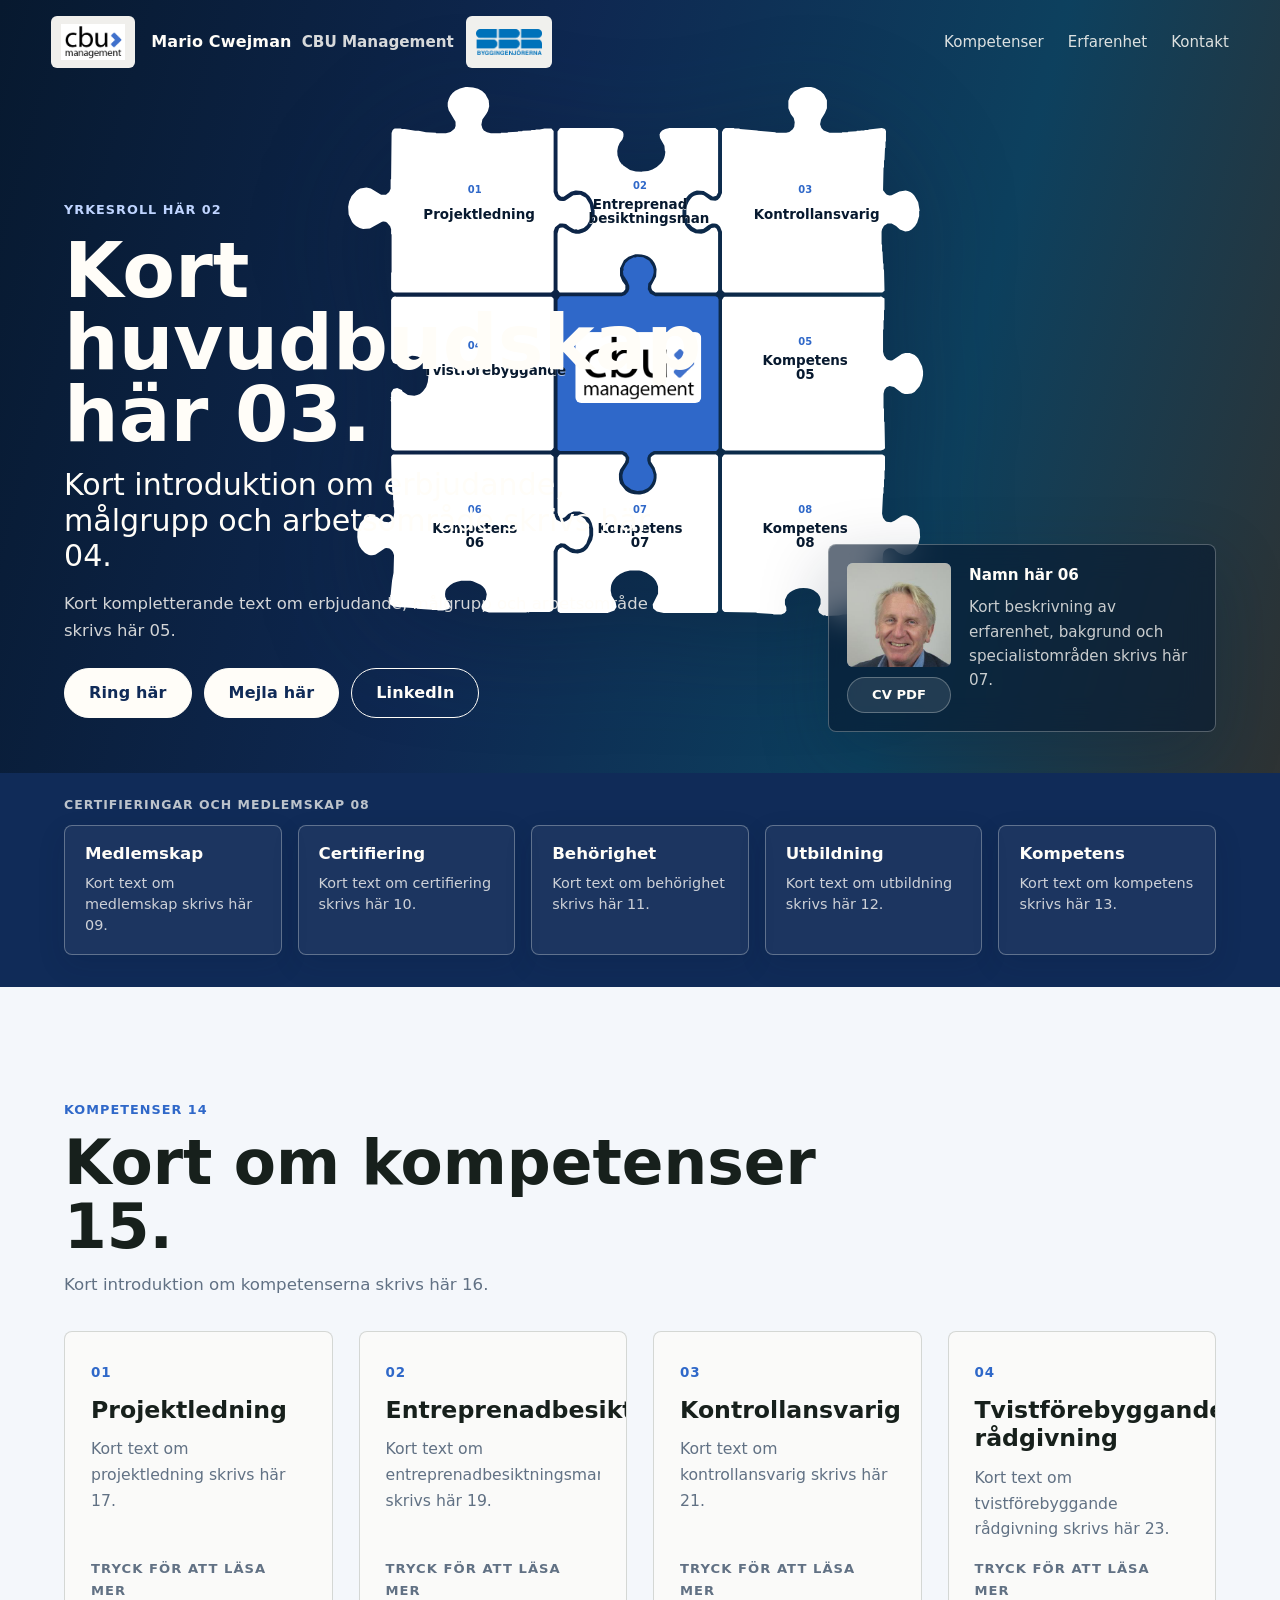
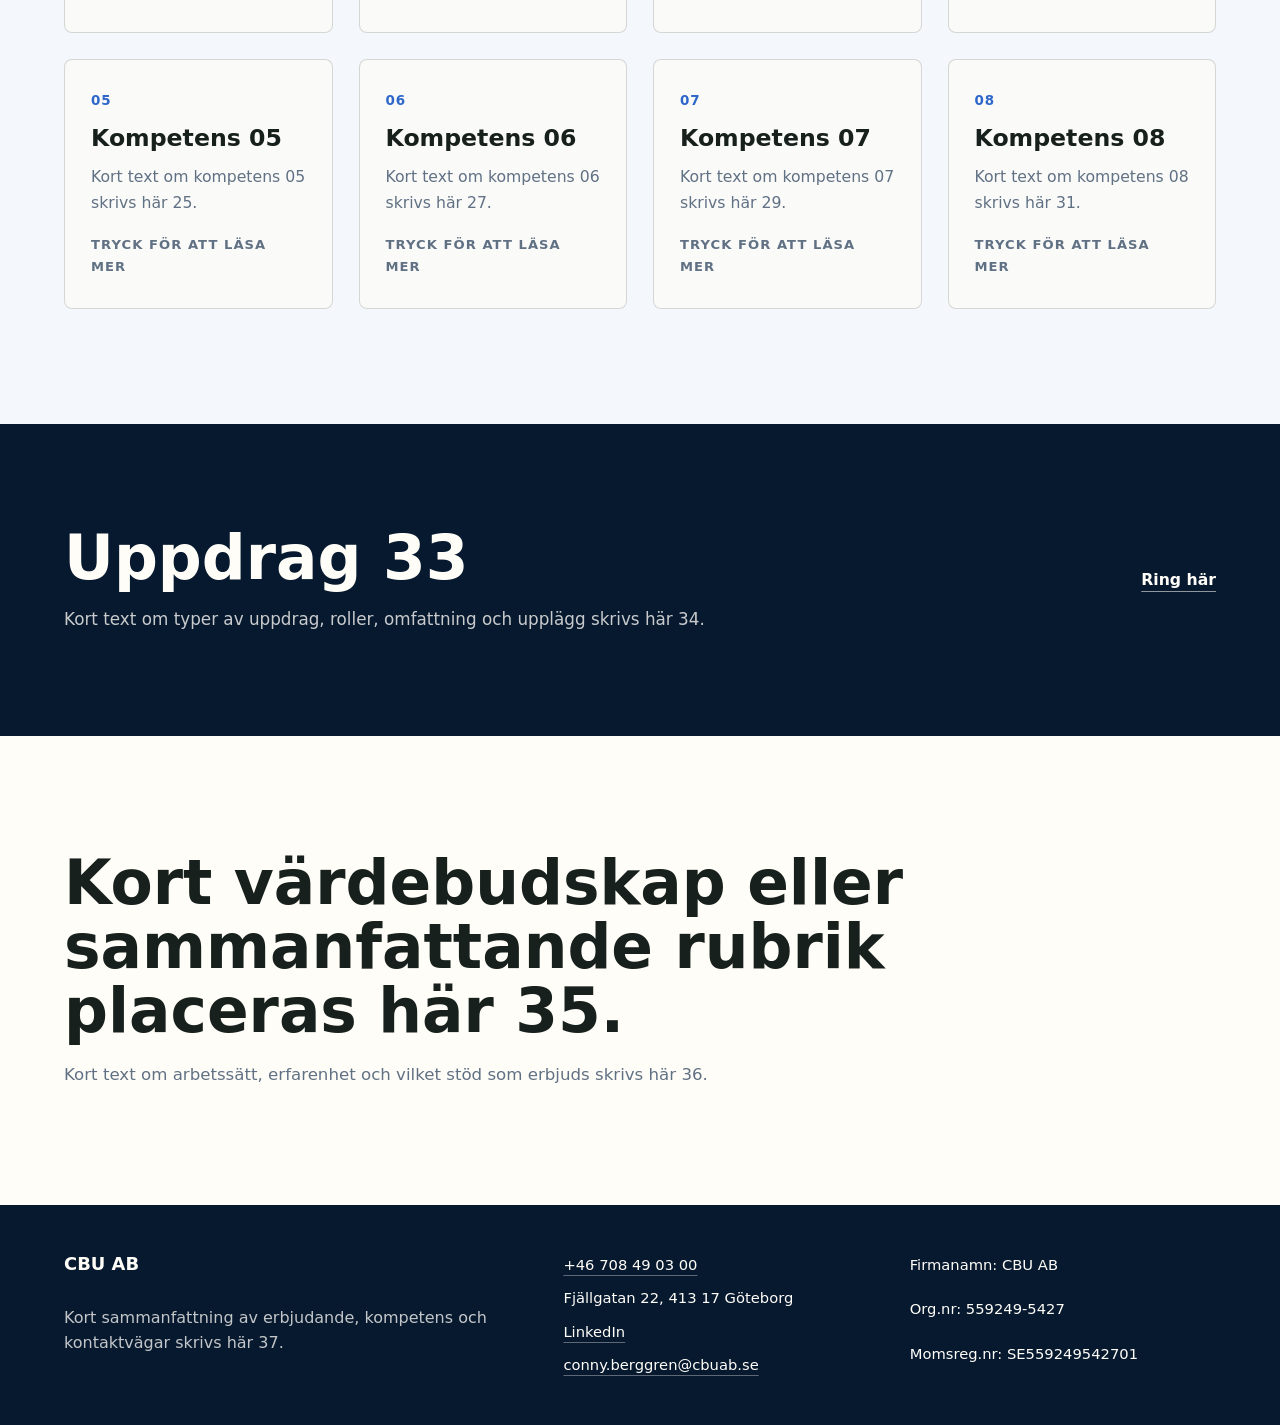
<file: Production_First_Draft/index.html>
<!doctype html>
<html lang="sv">
  <head>
    <meta charset="utf-8" />
    <meta name="viewport" content="width=device-width, initial-scale=1" />
    <title>Conny Berggren | CBU Management</title>
    <meta
      name="description"
      content="Kort beskrivning av innehåll, erbjudande och kontaktuppgifter skrivs här 01."
    />
    <link rel="stylesheet" href="styles.css" />
  </head>
  <body>
    <header class="site-header" data-header>
      <div class="header-brand-group">
        <a class="brand" href="#top" aria-label="Till startsidan">
          <span class="brand-logo-wrap">
            <img
              class="brand-logo"
              src="assets/cbu-logotyp.png"
              width="320"
              height="182"
              alt="CBU Management"
            />
          </span>
          <span class="brand-text">
            <strong data-brand-primary>Conny Berggren</strong>
            <small data-brand-supporting>CBU Management</small>
          </span>
        </a>
        <a
          class="brand-affiliation"
          href="#erfarenhet"
          aria-label="Till erfarenhet och medlemskap"
        >
          <img
            class="brand-affiliation-logo"
            src="assets/sbrlogorgb.png"
            width="540"
            height="213"
            alt="SBR Byggingenj&ouml;rerna"
          />
        </a>
      </div>

      <nav class="site-nav" aria-label="Huvudmeny">
        <a href="#kompetenser">Kompetenser</a>
        <a href="#erfarenhet">Erfarenhet</a>
        <a href="#kontakt">Kontakt</a>
      </nav>
    </header>

    <main id="top">
      <section class="hero" aria-labelledby="hero-title">
        <div class="hero-backdrop" aria-hidden="true"></div>
        <nav class="hero-puzzle-map" aria-label="Kompetenser i pusslet" data-puzzle-map>
          <img
            class="hero-puzzle-image"
            src="assets/hero-banner.svg"
            width="1280"
            height="1280"
            alt=""
          />
          <div data-puzzle-labels></div>
          <div class="hero-brand-on-piece" aria-hidden="true">
            <div class="hero-logo-heading">
              <img
                class="hero-logo-image"
                src="assets/cbu-logotyp.png"
                width="320"
                height="182"
                alt=""
              />
            </div>
          </div>
        </nav>

        <div class="hero-content">
          <p class="eyebrow" data-hero-eyebrow></p>
          <h1 id="hero-title" class="hero-title" data-hero-title></h1>
          <p class="hero-lede" data-hero-lede></p>
          <p class="hero-line" data-hero-line></p>
          <div class="hero-actions" aria-label="Snabba kontaktv&auml;gar">
            <a class="button primary phone-cta-mobile" data-phone-link href="#">Ring h&auml;r</a>
            <button
              class="button primary phone-cta-desktop"
              type="button"
              data-phone-trigger
              data-phone-number=""
              aria-label="Visa telefonnummer till Conny Berggren"
            >
              Ring h&auml;r
            </button>
            <a class="button primary" data-email-link href="#">Mejla h&auml;r</a>
            <a
              class="button secondary"
              data-linkedin-link
              href="#"
              target="_blank"
              rel="noopener"
            >
              LinkedIn
            </a>
          </div>
        </div>

        <aside class="profile-panel" aria-label="Profil">
          <div class="profile-media">
            <div class="portrait">
              <img
                data-profile-image
                src="assets/conny-berggren.png"
                width="160"
                height="220"
                alt="Portr&auml;ttfoto av Conny Berggren"
              />
            </div>
            <a
              class="profile-cv-link"
              data-cv-link
              href="assets/cv-conny-berggren-2026-03-30.pdf"
              target="_blank"
              rel="noopener"
            >
              CV PDF
            </a>
          </div>
          <div>
            <p class="profile-name" data-profile-name></p>
            <p data-profile-summary></p>
          </div>
        </aside>
      </section>

      <section
        class="credential-strip"
        id="erfarenhet"
        aria-label="Erfarenhet, förtroende och medlemskap"
      >
        <p class="credential-kicker" data-credentials-kicker></p>
        <div class="credential-track" data-credentials-list></div>
      </section>

      <section class="specialties" id="kompetenser" aria-labelledby="specialties-title">
        <div class="section-heading">
          <div class="section-kicker" data-specialties-kicker></div>
          <h2 id="specialties-title" data-specialties-title></h2>
          <p class="section-intro" data-specialties-intro></p>
        </div>

        <div class="specialty-grid" data-specialties-list></div>
      </section>

      <section class="service-band" aria-label="Uppdrag">
        <div>
          <h2 data-service-band-title></h2>
          <p data-service-band-body></p>
        </div>
        <a class="text-link phone-cta-mobile" data-phone-link href="#">Ring h&auml;r</a>
        <button
          class="text-link phone-cta-desktop"
          type="button"
          data-phone-trigger
          data-phone-number=""
          aria-label="Visa telefonnummer till Conny Berggren"
        >
          Ring h&auml;r
        </button>
      </section>

      <section class="quote-section" aria-labelledby="quote-title">
        <h2 id="quote-title" data-quote-title></h2>
        <p data-quote-body></p>
      </section>
    </main>

    <footer class="site-footer" id="kontakt">
      <div>
        <p class="footer-brand" data-footer-brand></p>
        <p data-footer-summary></p>
      </div>

      <address>
        <a data-phone-link data-phone-text href="#"></a>
        <span class="postal-address" data-address></span>
        <a data-linkedin-link href="#" target="_blank" rel="noopener">LinkedIn</a>
        <a data-email-link data-email-text href="#"></a>
      </address>

      <div class="company-meta">
        <span data-company-name></span>
        <span data-company-number></span>
        <span data-vat-number></span>
      </div>
    </footer>

    <div class="phone-popup" data-phone-popup hidden>
      <div class="phone-popup-backdrop" data-phone-popup-close></div>
      <div
        class="phone-popup-panel"
        role="dialog"
        aria-modal="true"
        aria-labelledby="phone-popup-title"
        aria-describedby="phone-popup-description"
      >
        <button
          class="phone-popup-close"
          type="button"
          data-phone-popup-close
          aria-label="St&auml;ng popup"
        >
          St&auml;ng
        </button>
        <p class="phone-popup-kicker">Telefon</p>
        <h2 class="phone-popup-title" id="phone-popup-title">Ring Conny Berggren</h2>
        <p class="phone-popup-description" id="phone-popup-description">
          Telefonnumret visas h&auml;r s&aring; att du enkelt kan sl&aring; det manuellt eller
          kopiera det.
        </p>
        <p class="phone-popup-number" data-phone-popup-number></p>
        <div class="phone-popup-actions">
          <button class="button primary" type="button" data-phone-popup-copy>
            Kopiera nummer
          </button>
          <button class="button secondary phone-popup-dismiss" type="button" data-phone-popup-close>
            St&auml;ng
          </button>
        </div>
        <p class="phone-popup-status" data-phone-popup-status aria-live="polite"></p>
      </div>
    </div>

    <div class="specialty-popup" data-specialty-popup hidden>
      <div class="specialty-popup-backdrop" data-specialty-popup-close></div>
      <div
        class="specialty-popup-panel"
        role="dialog"
        aria-modal="true"
        aria-labelledby="specialty-popup-title"
        aria-describedby="specialty-popup-body"
      >
        <button
          class="specialty-popup-close"
          type="button"
          data-specialty-popup-close
          data-specialty-popup-focus
          aria-label="St&auml;ng popup"
        >
          St&auml;ng
        </button>
        <p class="specialty-popup-kicker">Kompetens</p>
        <p class="specialty-popup-index" data-specialty-popup-index></p>
        <h2
          class="specialty-popup-title"
          id="specialty-popup-title"
          data-specialty-popup-title
        ></h2>
        <div class="specialty-popup-body" id="specialty-popup-body" data-specialty-popup-body></div>
      </div>
    </div>

    <script src="script.js"></script>
  </body>
</html>
</file>
<file: Production_First_Draft/styles.css>
:root {
  --ink: #17201c;
  --muted: #617184;
  --paper: #f4f7fb;
  --white: #fffdf8;
  --blue: #2f68c9;
  --blue-deep: #102b58;
  --blue-ink: #07192f;
  --steel: #8fa8c8;
  --line: rgba(23, 32, 28, 0.16);
  --shadow: 0 24px 70px rgba(7, 25, 47, 0.24);
  --radius-sm: 6px;
  --radius-md: 8px;
  --space-1: 4px;
  --space-2: 8px;
  --space-3: 12px;
  --space-4: 16px;
  --space-5: 24px;
  --space-6: 32px;
  --space-7: 48px;
  --space-8: 64px;
  --text-body: 1rem;
  --text-small: 0.92rem;
}

* {
  box-sizing: border-box;
}

html {
  scroll-behavior: smooth;
}

img {
  display: block;
  max-width: 100%;
}

a {
  color: inherit;
}

body {
  margin: 0;
  color: var(--ink);
  background: var(--paper);
  font-size: var(--text-body);
  font-family:
    Inter, ui-sans-serif, system-ui, -apple-system, BlinkMacSystemFont, "Segoe UI", sans-serif;
  line-height: 1.6;
  text-rendering: optimizeLegibility;
}

.site-header {
  position: fixed;
  z-index: 20;
  top: 0;
  left: 0;
  right: 0;
  display: flex;
  align-items: center;
  justify-content: space-between;
  gap: var(--space-5);
  padding: var(--space-4) clamp(18px, 4vw, 56px);
  color: var(--white);
  transition:
    background-color 180ms ease,
    color 180ms ease,
    box-shadow 180ms ease;
}

.header-brand-group {
  display: inline-flex;
  min-width: 0;
  align-items: center;
  gap: var(--space-3);
}

.site-header.is-scrolled {
  color: var(--ink);
  background: rgba(255, 253, 248, 0.92);
  box-shadow: 0 1px 0 var(--line);
  backdrop-filter: blur(16px);
}

.brand {
  display: inline-flex;
  align-items: center;
  gap: var(--space-4);
  min-width: 0;
  text-decoration: none;
}

.brand-logo-wrap {
  display: grid;
  width: 84px;
  height: 52px;
  min-width: 84px;
  place-items: center;
  overflow: hidden;
  border-radius: var(--radius-sm);
  background: rgba(255, 253, 248, 0.94);
  padding: 6px 10px;
}

.brand-logo {
  display: block;
  width: 100%;
  height: 100%;
  object-fit: contain;
}

.brand-text {
  min-width: 0;
  display: flex;
  flex-wrap: wrap;
  align-items: baseline;
  gap: var(--space-1) 10px;
}

.brand-affiliation {
  display: grid;
  width: 86px;
  min-width: 86px;
  height: 52px;
  place-items: center;
  overflow: hidden;
  border-radius: var(--radius-sm);
  background: rgba(255, 253, 248, 0.94);
  padding: 8px 10px;
}

.brand-affiliation-logo {
  display: block;
  width: 100%;
  height: auto;
}

.brand strong,
.brand small {
  display: inline;
  line-height: 1.15;
}

.brand strong {
  font-size: 1rem;
  font-weight: 800;
  letter-spacing: 0.01em;
}

.brand small {
  color: currentColor;
  opacity: 0.84;
  font-size: 0.95rem;
  font-weight: 600;
}

.site-nav {
  display: flex;
  gap: clamp(16px, 2vw, 24px);
  font-size: 0.94rem;
  line-height: 1.2;
}

.site-nav a {
  text-decoration: none;
  opacity: 0.86;
}

.site-nav a:hover {
  opacity: 1;
}

.hero {
  position: relative;
  min-height: 86vh;
  display: grid;
  align-items: end;
  padding: 124px clamp(18px, 5vw, 72px) 56px;
  color: var(--white);
  background: var(--blue-ink);
  overflow: hidden;
  isolation: isolate;
}

.hero-backdrop {
  position: absolute;
  inset: 0;
  background:
    linear-gradient(105deg, rgba(7, 25, 47, 0.97) 0%, rgba(16, 43, 88, 0.84) 40%, rgba(20, 111, 150, 0.46) 72%, rgba(247, 184, 75, 0.16) 100%),
    linear-gradient(180deg, rgba(7, 25, 47, 0.2), rgba(7, 25, 47, 0.72));
}

.hero-puzzle-map {
  position: absolute;
  z-index: 1;
  --hero-center-logo-left: 49.7%;
  --hero-center-logo-top: 51.35%;
  --hero-center-logo-width: 20.5%;
  top: 48%;
  left: 50%;
  width: min(50vw, 68vh, 790px);
  aspect-ratio: 1;
  transform: translate(-50%, -52%);
}

.hero-puzzle-image {
  display: block;
  width: 100%;
  height: 100%;
  object-fit: contain;
  filter: drop-shadow(0 26px 54px rgba(7, 25, 47, 0.36));
  opacity: 1;
}

.puzzle-label {
  position: absolute;
  display: grid;
  width: 24%;
  max-width: 170px;
  min-height: 58px;
  place-items: center;
  padding: 6px 8px;
  color: var(--blue-ink);
  font-size: clamp(0.78rem, 1.05vw, 1rem);
  font-weight: 800;
  line-height: 1.05;
  text-align: center;
  text-decoration: none;
  text-shadow: 0 1px 0 rgba(255, 253, 248, 0.64);
  transform: translate(-50%, -50%);
  transition:
    color 180ms ease,
    transform 180ms ease;
}

.puzzle-label span:last-child {
  display: block;
  max-width: 11ch;
  white-space: pre-line;
}

.puzzle-label:hover,
.puzzle-label:focus-visible {
  color: var(--blue);
  transform: translate(-50%, -52%);
}

.puzzle-label:focus-visible {
  border-radius: 6px;
  outline: 3px solid rgba(47, 104, 201, 0.8);
  outline-offset: 4px;
}

.puzzle-index {
  display: block;
  width: 100%;
  justify-self: center;
  margin-bottom: 5px;
  color: var(--blue);
  font-size: 0.74em;
  letter-spacing: 0;
  text-align: center;
}

.puzzle-label-01 {
  top: 24.5%;
  left: 23%;
}

.puzzle-label-02 {
  top: 24.5%;
  left: 50%;
}

.puzzle-label-03 {
  top: 24.5%;
  left: 77%;
}

.puzzle-label-04 {
  top: 50%;
  left: 23%;
}

.puzzle-label-05 {
  top: 50%;
  left: 77%;
}

.puzzle-label-06 {
  top: 77.5%;
  left: 23%;
}

.puzzle-label-07 {
  top: 77.5%;
  left: 50%;
}

.puzzle-label-08 {
  top: 77.5%;
  left: 77%;
}

.hero-content {
  position: relative;
  z-index: 3;
  max-width: 520px;
  display: grid;
  gap: var(--space-4);
}

.eyebrow,
.section-kicker {
  margin: 0;
  color: var(--blue);
  font-size: 0.8rem;
  font-weight: 800;
  letter-spacing: 0.08em;
  line-height: 1.3;
  text-transform: uppercase;
}

.hero .eyebrow {
  color: #bfd4ff;
}

h1,
h2,
h3,
p {
  margin: 0;
}

h1 {
  max-width: 15ch;
  font-size: clamp(4.2rem, 11vw, 9.5rem);
  line-height: 0.94;
  letter-spacing: 0;
}

.hero-title {
  max-width: 11ch;
  font-size: clamp(3rem, 6vw, 5.4rem);
}

.hero-logo-heading {
  position: relative;
  z-index: 1;
  width: 100%;
  max-width: 100%;
  margin: 0;
  font-size: 1rem;
  line-height: 1;
}

.hero-brand-on-piece {
  position: absolute;
  z-index: 2;
  top: var(--hero-center-logo-top);
  left: var(--hero-center-logo-left);
  display: grid;
  width: var(--hero-center-logo-width);
  aspect-ratio: 320 / 182;
  place-items: center;
  transform: translate(-50%, -50%);
  pointer-events: none;
}

.hero-logo-image {
  display: block;
  width: 100%;
  height: 100%;
  object-fit: contain;
  border-radius: var(--radius-sm);
}

h2 {
  font-size: clamp(2.1rem, 4.8vw, 4.25rem);
  line-height: 1.04;
  letter-spacing: 0;
}

h3 {
  font-size: clamp(1.25rem, 1.14rem + 0.42vw, 1.48rem);
  line-height: 1.2;
}

.hero-lede {
  max-width: 690px;
  font-size: clamp(1.45rem, 2.35vw, 2.05rem);
  line-height: 1.18;
}

.hero-line {
  max-width: 620px;
  color: rgba(255, 253, 248, 0.82);
  font-size: 1.03rem;
  line-height: 1.65;
}

.hero-actions {
  display: flex;
  flex-wrap: wrap;
  gap: 10px var(--space-3);
  margin-top: var(--space-2);
}

.button {
  display: inline-flex;
  min-height: 50px;
  align-items: center;
  justify-content: center;
  border: 1px solid currentColor;
  border-radius: 999px;
  padding: 0 var(--space-5);
  font-size: 1rem;
  font-weight: 700;
  letter-spacing: 0.01em;
  line-height: 1.1;
  font-family: inherit;
  text-decoration: none;
  cursor: pointer;
}

.button.primary {
  border-color: var(--white);
  color: var(--blue-deep);
  background: var(--white);
}

.button.secondary {
  color: var(--white);
  background: transparent;
}

.button.ghost {
  color: var(--white);
  background: rgba(255, 253, 248, 0.08);
  border-color: rgba(255, 253, 248, 0.22);
}

.button:focus-visible,
.text-link:focus-visible {
  outline: 3px solid rgba(191, 212, 255, 0.92);
  outline-offset: 4px;
}

.phone-cta-desktop {
  display: none;
}

body.has-phone-popup-open,
body.has-specialty-popup-open {
  overflow: hidden;
}

.phone-popup[hidden] {
  display: none;
}

.phone-popup {
  position: fixed;
  z-index: 40;
  inset: 0;
  display: grid;
  place-items: center;
  padding: 24px;
}

.phone-popup-backdrop {
  position: absolute;
  inset: 0;
  background: rgba(7, 25, 47, 0.58);
  backdrop-filter: blur(10px);
}

.phone-popup-panel {
  position: relative;
  z-index: 1;
  display: grid;
  gap: 16px;
  width: min(100%, 460px);
  padding: 28px;
  border: 1px solid rgba(23, 32, 28, 0.1);
  border-radius: 20px;
  background: rgba(255, 253, 248, 0.98);
  box-shadow: 0 28px 80px rgba(7, 25, 47, 0.28);
}

.phone-popup-close {
  justify-self: end;
  padding: 0;
  border: 0;
  background: none;
  color: var(--muted);
  font: inherit;
  font-weight: 700;
  cursor: pointer;
}

.phone-popup-close:focus-visible {
  border-radius: 999px;
  outline: 3px solid rgba(191, 212, 255, 0.92);
  outline-offset: 4px;
}

.phone-popup-kicker {
  color: var(--blue);
  font-size: 0.82rem;
  font-weight: 800;
  letter-spacing: 0.08em;
  text-transform: uppercase;
}

.phone-popup-title {
  font-size: clamp(1.9rem, 4vw, 2.5rem);
  line-height: 1.05;
}

.phone-popup-description {
  color: var(--muted);
}

.phone-popup-number {
  font-size: clamp(1.5rem, 3vw, 2rem);
  font-weight: 800;
  line-height: 1.1;
  letter-spacing: 0.01em;
}

.phone-popup-actions {
  display: flex;
  flex-wrap: wrap;
  gap: 12px;
}

.phone-popup-panel .button.primary {
  border-color: var(--blue);
  color: var(--white);
  background: var(--blue);
}

.phone-popup-panel .button.secondary {
  border-color: rgba(23, 32, 28, 0.16);
  color: var(--ink);
  background: transparent;
}

.phone-popup-status {
  min-height: 1.4em;
  color: var(--blue-deep);
  font-size: 0.95rem;
  font-weight: 700;
}

.specialty-popup[hidden] {
  display: none;
}

.specialty-popup {
  position: fixed;
  z-index: 40;
  inset: 0;
  display: grid;
  place-items: center;
  padding: 24px;
}

.specialty-popup-backdrop {
  position: absolute;
  inset: 0;
  background: rgba(7, 25, 47, 0.58);
  backdrop-filter: blur(10px);
}

.specialty-popup-panel {
  position: relative;
  z-index: 1;
  display: grid;
  gap: 16px;
  width: min(100%, 680px);
  max-height: min(84vh, 760px);
  padding: 28px;
  overflow-y: auto;
  border: 1px solid rgba(23, 32, 28, 0.1);
  border-radius: 20px;
  background: rgba(255, 253, 248, 0.98);
  box-shadow: 0 28px 80px rgba(7, 25, 47, 0.28);
}

.specialty-popup-close {
  justify-self: end;
  padding: 0;
  border: 0;
  background: none;
  color: var(--muted);
  font: inherit;
  font-weight: 700;
  cursor: pointer;
}

.specialty-popup-close:focus-visible {
  border-radius: 999px;
  outline: 3px solid rgba(191, 212, 255, 0.92);
  outline-offset: 4px;
}

.specialty-popup-kicker,
.specialty-popup-index {
  color: var(--blue);
  font-size: 0.82rem;
  font-weight: 800;
  letter-spacing: 0.08em;
  text-transform: uppercase;
}

.specialty-popup-index {
  letter-spacing: 0.14em;
}

.specialty-popup-title {
  font-size: clamp(1.9rem, 4vw, 2.8rem);
  line-height: 1.05;
}

.specialty-popup-body {
  display: grid;
  gap: 14px;
}

.specialty-popup-body p {
  color: var(--muted);
  font-size: 1rem;
  line-height: 1.72;
}

.specialty-popup-summary {
  color: var(--ink) !important;
  font-size: 1.08rem !important;
  font-weight: 700;
  line-height: 1.65 !important;
}

.specialty-popup-actions {
  display: flex;
  flex-wrap: wrap;
  gap: 12px;
}

.specialty-popup-panel .button.secondary {
  border-color: rgba(23, 32, 28, 0.16);
  color: var(--ink);
  background: transparent;
}

.profile-panel {
  position: absolute;
  z-index: 2;
  right: clamp(18px, 5vw, 72px);
  bottom: 42px;
  display: grid;
  width: min(388px, calc(100vw - 36px));
  grid-template-columns: 104px 1fr;
  gap: 18px;
  align-items: start;
  padding: 18px;
  border: 1px solid rgba(255, 253, 248, 0.28);
  border-radius: var(--radius-md);
  background: rgba(7, 25, 47, 0.62);
  box-shadow: var(--shadow);
  backdrop-filter: blur(16px);
}

.profile-media {
  display: grid;
  gap: 10px;
}

.portrait {
  display: grid;
  aspect-ratio: 1;
  place-items: center;
  overflow: hidden;
  border-radius: var(--radius-sm);
  background:
    linear-gradient(rgba(255, 253, 248, 0.04), rgba(255, 253, 248, 0.04)),
    linear-gradient(145deg, var(--steel), var(--blue-deep));
  color: rgba(255, 253, 248, 0.78);
  font-weight: 800;
}

.portrait img {
  display: block;
  width: 100%;
  height: 100%;
  object-fit: cover;
  object-position: center 35%;
}

.profile-cv-link {
  display: inline-flex;
  min-height: 36px;
  align-items: center;
  justify-content: center;
  border: 1px solid rgba(255, 253, 248, 0.28);
  border-radius: 999px;
  color: var(--white);
  background: rgba(255, 253, 248, 0.1);
  font-size: 0.82rem;
  font-weight: 800;
  line-height: 1.1;
  text-decoration: none;
}

.profile-panel p {
  color: rgba(255, 253, 248, 0.78);
  font-size: 0.95rem;
  line-height: 1.6;
}

.profile-name {
  color: var(--white) !important;
  margin-bottom: var(--space-2);
  font-weight: 800;
}

.credential-strip {
  position: relative;
  z-index: 3;
  margin: -1px 0 0;
  scroll-margin-top: clamp(88px, 12vh, 120px);
  padding: var(--space-5) clamp(18px, 5vw, 72px) var(--space-6);
  color: var(--white);
  background: var(--blue-deep);
}

.credential-kicker {
  margin: 0 0 var(--space-3);
  color: rgba(255, 253, 248, 0.72);
  font-size: 0.78rem;
  font-weight: 800;
  letter-spacing: 0.08em;
  line-height: 1.3;
  text-transform: uppercase;
}

.credential-track {
  display: grid;
  grid-template-columns: repeat(5, minmax(0, 1fr));
  gap: var(--space-4);
}

.credential-card {
  display: grid;
  align-content: start;
  gap: 10px;
  min-height: 124px;
  border: 1px solid rgba(255, 253, 248, 0.3);
  border-radius: var(--radius-md);
  padding: 18px 20px;
  color: var(--white);
  background: rgba(255, 253, 248, 0.05);
  box-shadow: 0 10px 28px rgba(7, 25, 47, 0.12);
  text-decoration: none;
  transition:
    background-color 180ms ease,
    border-color 180ms ease,
    transform 180ms ease,
    box-shadow 180ms ease;
}

.credential-card strong {
  font-size: 1.04rem;
  font-weight: 800;
  line-height: 1.15;
}

.credential-detail {
  color: rgba(255, 253, 248, 0.78);
  font-size: 0.9rem;
  line-height: 1.45;
}

.credential-card:hover {
  border-color: rgba(255, 253, 248, 0.72);
  background: rgba(255, 253, 248, 0.1);
  box-shadow: 0 14px 36px rgba(7, 25, 47, 0.18);
  transform: translateY(-2px);
}

.specialties,
.quote-section {
  padding: clamp(80px, 9vw, 120px) clamp(18px, 5vw, 72px);
}

.specialties {
  background: var(--paper);
}

.section-heading {
  display: grid;
  gap: 12px;
  margin-bottom: var(--space-6);
}

.section-heading h2 {
  max-width: 760px;
}

.section-intro {
  max-width: 780px;
  color: var(--muted);
  font-size: 1.04rem;
  line-height: 1.7;
}

.specialty-grid {
  display: grid;
  grid-template-columns: repeat(4, minmax(0, 1fr));
  gap: clamp(18px, 2.4vw, 26px);
  align-items: stretch;
}

.specialty-card {
  position: relative;
  overflow: hidden;
  display: flex;
  flex-direction: column;
  gap: 0;
  min-height: 250px;
  padding: 30px 26px;
  border: 1px solid var(--line);
  border-radius: var(--radius-md);
  background: rgba(255, 253, 248, 0.5);
  scroll-margin-top: clamp(200px, 28vh, 280px);
  cursor: pointer;
  transition:
    background-color 220ms ease,
    border-color 220ms ease,
    box-shadow 220ms ease,
    transform 220ms ease;
}

.specialty-summary {
  display: flex;
  flex: 1;
  flex-direction: column;
  gap: 12px;
  min-height: 100%;
}

.specialty-preview {
  color: var(--muted);
  font-size: 0.98rem;
  line-height: 1.68;
  display: -webkit-box;
  overflow: hidden;
  -webkit-box-orient: vertical;
  -webkit-line-clamp: 4;
}

.specialty-cta {
  margin-top: auto;
  padding-top: 4px;
  color: var(--blue);
  font-size: 0.82rem;
  font-weight: 800;
  letter-spacing: 0.08em;
  line-height: 1.35;
  text-transform: uppercase;
}

.specialty-card:hover {
  border-color: rgba(47, 104, 201, 0.32);
  background: rgba(255, 253, 248, 0.86);
  box-shadow: 0 18px 42px rgba(7, 25, 47, 0.1);
  transform: translateY(-3px);
}

.specialty-card:focus-visible {
  outline: none;
  border-color: rgba(47, 104, 201, 0.72);
  box-shadow:
    0 0 0 4px rgba(47, 104, 201, 0.18),
    0 18px 42px rgba(7, 25, 47, 0.12);
}

.specialty-card > * {
  position: relative;
  z-index: 1;
}

.specialty-card::before,
.specialty-card::after {
  position: absolute;
  inset: 0;
  pointer-events: none;
  content: "";
}

.specialty-card::before {
  border: 4px solid rgba(47, 104, 201, 0);
  border-radius: inherit;
  opacity: 0;
  transform: scale(0.96);
}

.specialty-card::after {
  border-radius: inherit;
  background:
    linear-gradient(
      115deg,
      transparent 0%,
      transparent 34%,
      rgba(47, 104, 201, 0.12) 45%,
      rgba(255, 253, 248, 0.72) 50%,
      rgba(47, 104, 201, 0.12) 55%,
      transparent 66%,
      transparent 100%
    );
  opacity: 0;
  transform: translateX(-120%);
}

.specialty-card.is-highlighted {
  animation: card-highlight-state 2400ms cubic-bezier(0.16, 1, 0.3, 1) forwards;
}

.specialty-card.is-highlighted::before {
  animation: card-highlight-ring 1600ms cubic-bezier(0.16, 1, 0.3, 1);
}

.specialty-card.is-highlighted::after {
  animation: card-highlight-sweep 1250ms ease-out 120ms;
}

@keyframes card-highlight-state {
  0% {
    border-color: var(--line);
    background: rgba(255, 253, 248, 0.5);
    box-shadow: none;
    transform: translateY(0);
  }

  18% {
    border-color: rgba(47, 104, 201, 0.72);
    background: rgba(255, 253, 248, 0.94);
    box-shadow:
      inset 0 0 0 4px rgba(47, 104, 201, 0.64),
      0 18px 42px rgba(7, 25, 47, 0.16);
    transform: translateY(-8px);
  }

  64% {
    border-color: rgba(47, 104, 201, 0.58);
    background: rgba(255, 253, 248, 0.9);
    box-shadow:
      inset 0 0 0 4px rgba(47, 104, 201, 0.52),
      0 14px 34px rgba(7, 25, 47, 0.12);
    transform: translateY(0);
  }

  100% {
    border-color: var(--line);
    background: rgba(255, 253, 248, 0.5);
    box-shadow: none;
    transform: translateY(0);
  }
}

@keyframes card-highlight-ring {
  0% {
    border-color: rgba(47, 104, 201, 0);
    opacity: 0;
    transform: scale(0.96);
  }

  26% {
    border-color: rgba(47, 104, 201, 0.86);
    opacity: 1;
    transform: scale(1);
  }

  72% {
    border-color: rgba(47, 104, 201, 0.58);
    opacity: 1;
    transform: scale(1);
  }

  100% {
    border-color: rgba(47, 104, 201, 0.3);
    opacity: 0;
    transform: scale(1.035);
  }
}

@keyframes card-highlight-sweep {
  0% {
    opacity: 0;
    transform: translateX(-120%);
  }

  18% {
    opacity: 1;
  }

  100% {
    opacity: 0;
    transform: translateX(120%);
  }
}

@media (prefers-reduced-motion: reduce) {
  .specialty-card,
  .specialty-card::before,
  .specialty-card::after {
    animation: none !important;
    transition: none;
  }
}

.specialty-card p {
  color: var(--muted);
  line-height: 1.65;
}

.specialty-index {
  margin-bottom: 0;
  color: var(--blue) !important;
  font-size: 0.84rem;
  font-weight: 800;
  letter-spacing: 0.06em;
  text-align: left;
}

.service-band {
  display: flex;
  align-items: center;
  justify-content: space-between;
  gap: var(--space-6);
  min-height: 260px;
  padding: clamp(72px, 8vw, 104px) clamp(18px, 5vw, 72px);
  color: var(--white);
  background: var(--blue-ink);
}

.service-band > div {
  display: grid;
  gap: var(--space-4);
  max-width: 920px;
}

.service-band h2 {
  font-size: clamp(2.25rem, 4.8vw, 4rem);
}

.service-band p {
  max-width: 920px;
  color: rgba(255, 253, 248, 0.78);
  font-size: 1.05rem;
  line-height: 1.65;
}

.text-link {
  display: inline-flex;
  flex: 0 0 auto;
  align-items: center;
  padding: 0;
  border: 0;
  background: none;
  color: var(--white);
  font-size: 0.98rem;
  font-weight: 800;
  font-family: inherit;
  line-height: 1.3;
  text-decoration: underline;
  text-decoration-color: rgba(255, 253, 248, 0.55);
  text-underline-offset: 6px;
  cursor: pointer;
}

@media (hover: hover) and (pointer: fine) {
  .phone-cta-mobile {
    display: none;
  }

  .phone-cta-desktop {
    display: inline-flex;
    align-items: center;
  }
}

.quote-section {
  background: var(--white);
  display: grid;
  gap: 18px;
}

.quote-section h2 {
  max-width: 1050px;
}

.quote-section p {
  max-width: 680px;
  color: var(--muted);
  font-size: 1.04rem;
  line-height: 1.7;
}

.site-footer {
  display: grid;
  grid-template-columns: 1.2fr 0.8fr 0.8fr;
  gap: 28px 40px;
  padding: 48px clamp(18px, 5vw, 72px);
  color: rgba(255, 253, 248, 0.76);
  background: var(--blue-ink);
}

.site-footer > div:first-child {
  display: grid;
  gap: 10px;
}

.footer-brand {
  color: var(--white);
  font-size: 1.12rem;
  font-weight: 800;
  line-height: 1.2;
}

address,
.company-meta {
  display: grid;
  gap: 10px;
  font-size: var(--text-small);
  font-style: normal;
  line-height: 1.6;
}

.site-footer a {
  color: var(--white);
  text-decoration: underline;
  text-decoration-color: rgba(255, 253, 248, 0.35);
  text-underline-offset: 5px;
}

.company-meta span,
.postal-address {
  color: var(--white);
}

@media (max-width: 900px) {
  .site-header {
    align-items: flex-start;
    gap: var(--space-4);
  }

  .site-nav {
    display: none;
  }

  .hero {
    display: block;
    min-height: auto;
    padding: 108px clamp(18px, 5vw, 72px) 48px;
  }

  .hero-puzzle-map {
    position: relative;
    --hero-center-logo-width: 21.5%;
    top: auto;
    left: auto;
    width: min(100%, 548px);
    margin: 0 auto 32px;
    transform: none;
  }

  .hero-content {
    max-width: 720px;
  }

  .profile-panel {
    position: relative;
    right: auto;
    bottom: auto;
    width: 100%;
    max-width: 520px;
    margin-top: 32px;
  }

  .section-heading,
  .service-band,
  .site-footer {
    display: grid;
    grid-template-columns: 1fr;
  }

  .specialty-grid {
    grid-template-columns: repeat(2, minmax(0, 1fr));
  }

  .credential-track {
    grid-template-columns: repeat(2, minmax(0, 1fr));
  }
}

@media (max-width: 620px) {
  .hero {
    padding-top: 104px;
  }

  h1 {
    font-size: clamp(3.25rem, 16vw, 5.25rem);
    max-width: 100%;
    overflow-wrap: break-word;
  }

  .hero-logo-heading {
    width: 100%;
    font-size: 1rem;
  }

  .hero-puzzle-map {
    --hero-center-logo-width: 22.5%;
  }

  .puzzle-label {
    width: 24%;
    max-width: 132px;
    min-height: 46px;
    padding: 4px 5px;
    font-size: clamp(0.58rem, 2.7vw, 0.76rem);
  }

  .puzzle-index {
    margin-bottom: 3px;
  }

  .hero-actions {
    display: grid;
    grid-template-columns: 1fr;
  }

  .button {
    width: 100%;
  }

  .phone-popup {
    padding: 16px;
  }

  .phone-popup-panel {
    padding: 22px;
  }

  .phone-popup-actions {
    display: grid;
    grid-template-columns: 1fr;
  }

  .specialty-popup {
    padding: 16px;
  }

  .specialty-popup-panel {
    padding: 22px;
  }

  .specialty-popup-actions {
    display: grid;
    grid-template-columns: 1fr;
  }

  .brand-affiliation {
    width: 74px;
    min-width: 74px;
    height: 46px;
    padding: 7px 8px;
  }

  .credential-strip {
    padding-top: 18px;
    padding-bottom: 22px;
  }

  .credential-track {
    grid-template-columns: 1fr;
  }

  .credential-card {
    min-height: auto;
    gap: 10px;
    padding: 16px;
  }

  .credential-card strong {
    font-size: 1rem;
  }

  .brand {
    gap: 8px;
  }

  .brand-logo-wrap {
    width: 76px;
    height: 46px;
    min-width: 76px;
  }

  .brand-text {
    display: grid;
    gap: 2px;
  }

  .brand strong,
  .brand small {
    display: block;
  }

  .brand strong {
    font-size: 0.93rem;
  }

  .brand small {
    font-size: 0.83rem;
  }

  .header-brand-group {
    gap: 10px;
  }

  .specialty-grid {
    grid-template-columns: 1fr;
  }

  .specialty-card {
    min-height: 210px;
    padding: 22px;
  }

  .specialty-index {
    font-size: 0.8rem;
  }
}
</file>
